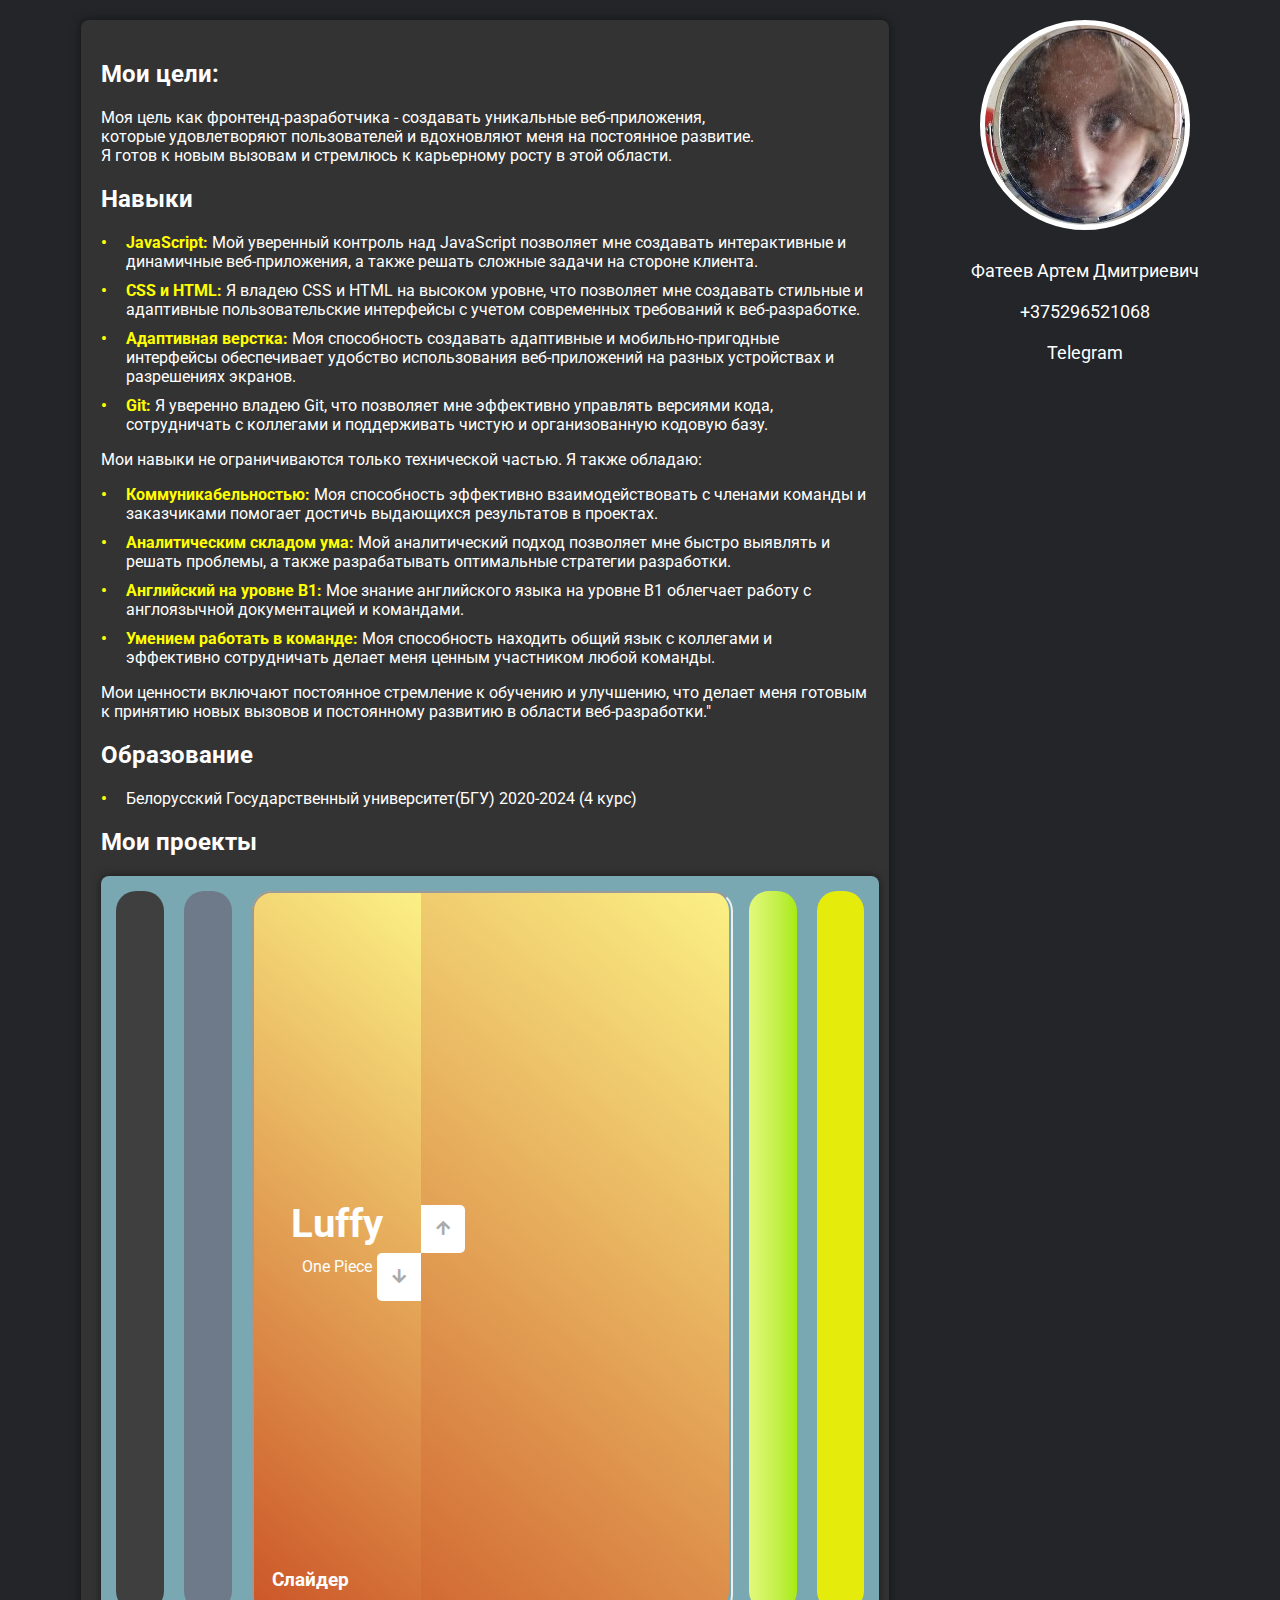
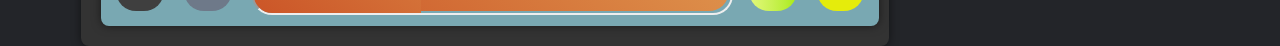
<file: index.html>
<!DOCTYPE html>
<html lang="en">
  <head>
    <meta charset="UTF-8" />
    <meta name="viewport" content="width=device-width, initial-scale=1.0" />
    <link rel="stylesheet" href="styles.css" />
    <link
      rel="stylesheet"
      href="https://fonts.googleapis.com/css?family=Roboto&display=swap"
    />
    <title>Мое резюме</title>
  </head>
  <body>
    <div class="container">
      <div class="generalInfo">
        <div class="info">
          <div class="profilePhoto"></div>
          <div class="infoItem">Фатеев Артем Дмитриевич</div>
          <div class="infoItem">+375296521068</div>
          <a class="infoItem" href="https://t.me/aIdreks">Telegram</a>
        </div>
      </div>
      <div class="mainInfo">
        <div class="aim">
          <h2>Мои цели:</h2>
          <div>
            Моя цель как фронтенд-разработчика - создавать уникальные
            веб-приложения, <br />которые удовлетворяют пользователей и
            вдохновляют меня на постоянное развитие.<br />
            Я готов к новым вызовам и стремлюсь к карьерному росту в этой
            области.
          </div>
        </div>
        <div class="skills">
          <h2>Навыки</h2>
          <div>
            <ul>
              <li>
                <span class="skill">JavaScript:</span> Мой уверенный контроль
                над JavaScript позволяет мне создавать интерактивные и
                динамичные веб-приложения, а также решать сложные задачи на
                стороне клиента.
              </li>
              <li>
                <span class="skill">CSS и HTML:</span> Я владею CSS и HTML на
                высоком уровне, что позволяет мне создавать стильные и
                адаптивные пользовательские интерфейсы с учетом современных
                требований к веб-разработке.
              </li>
              <li>
                <span class="skill">Адаптивная верстка:</span> Моя способность
                создавать адаптивные и мобильно-пригодные интерфейсы
                обеспечивает удобство использования веб-приложений на разных
                устройствах и разрешениях экранов.
              </li>
              <li>
                <span class="skill">Git:</span> Я уверенно владею Git, что
                позволяет мне эффективно управлять версиями кода, сотрудничать с
                коллегами и поддерживать чистую и организованную кодовую базу.
              </li>
            </ul>
            <div>
              Мои навыки не ограничиваются только технической частью. Я также
              обладаю:
            </div>
            <ul>
              <li>
                <span class="skill">Коммуникабельностью:</span> Моя способность
                эффективно взаимодействовать с членами команды и заказчиками
                помогает достичь выдающихся результатов в проектах.
              </li>

              <li>
                <span class="skill">Аналитическим складом ума:</span> Мой
                аналитический подход позволяет мне быстро выявлять и решать
                проблемы, а также разрабатывать оптимальные стратегии
                разработки.
              </li>

              <li>
                <span class="skill">Английский на уровне B1:</span> Мое знание
                английского языка на уровне B1 облегчает работу с англоязычной
                документацией и командами.
              </li>

              <li>
                <span class="skill">Умением работать в команде:</span> Моя
                способность находить общий язык с коллегами и эффективно
                сотрудничать делает меня ценным участником любой команды.
              </li>
            </ul>
            <div>
              Мои ценности включают постоянное стремление к обучению и
              улучшению, что делает меня готовым к принятию новых вызовов и
              постоянному развитию в области веб-разработки."
            </div>
          </div>
          <div class="education">
            <h2>Образование</h2>
            <ul>
              <li>
                Белорусский Государственный университет(БГУ) 2020-2024 (4 курс)
              </li>
            </ul>
          </div>
        </div>
        <div class="projects">
          <h2>Мои проекты</h2>
          <div class="project-container">
            <div class="slide">
              <h3>Маргалка</h3>
              <div class="flasher" id="board"></div>
            </div>
            <div class="slide aimer">
              <h3>Aim Game</h3>
              <div class="aimerGame"></div>
            </div>
            <div class="slide active">
              <h3>Слайдер</h3>
              <div class="slider"></div>
            </div>
            <div class="slide shop">
              <h3 style="color: #1f1f1f">Магазин гитар</h3>
              <div class="guitarShop"></div>
            </div>
            <div class="slide">
              <h3 style="color: #D1A3E7">Doodle Jump</h3>
              <div class="doodle"></div>
            </div>
          </div>
        </div>
      </div>
    </div>

    <script src="app.js"></script>
  </body>
</html>
</file>
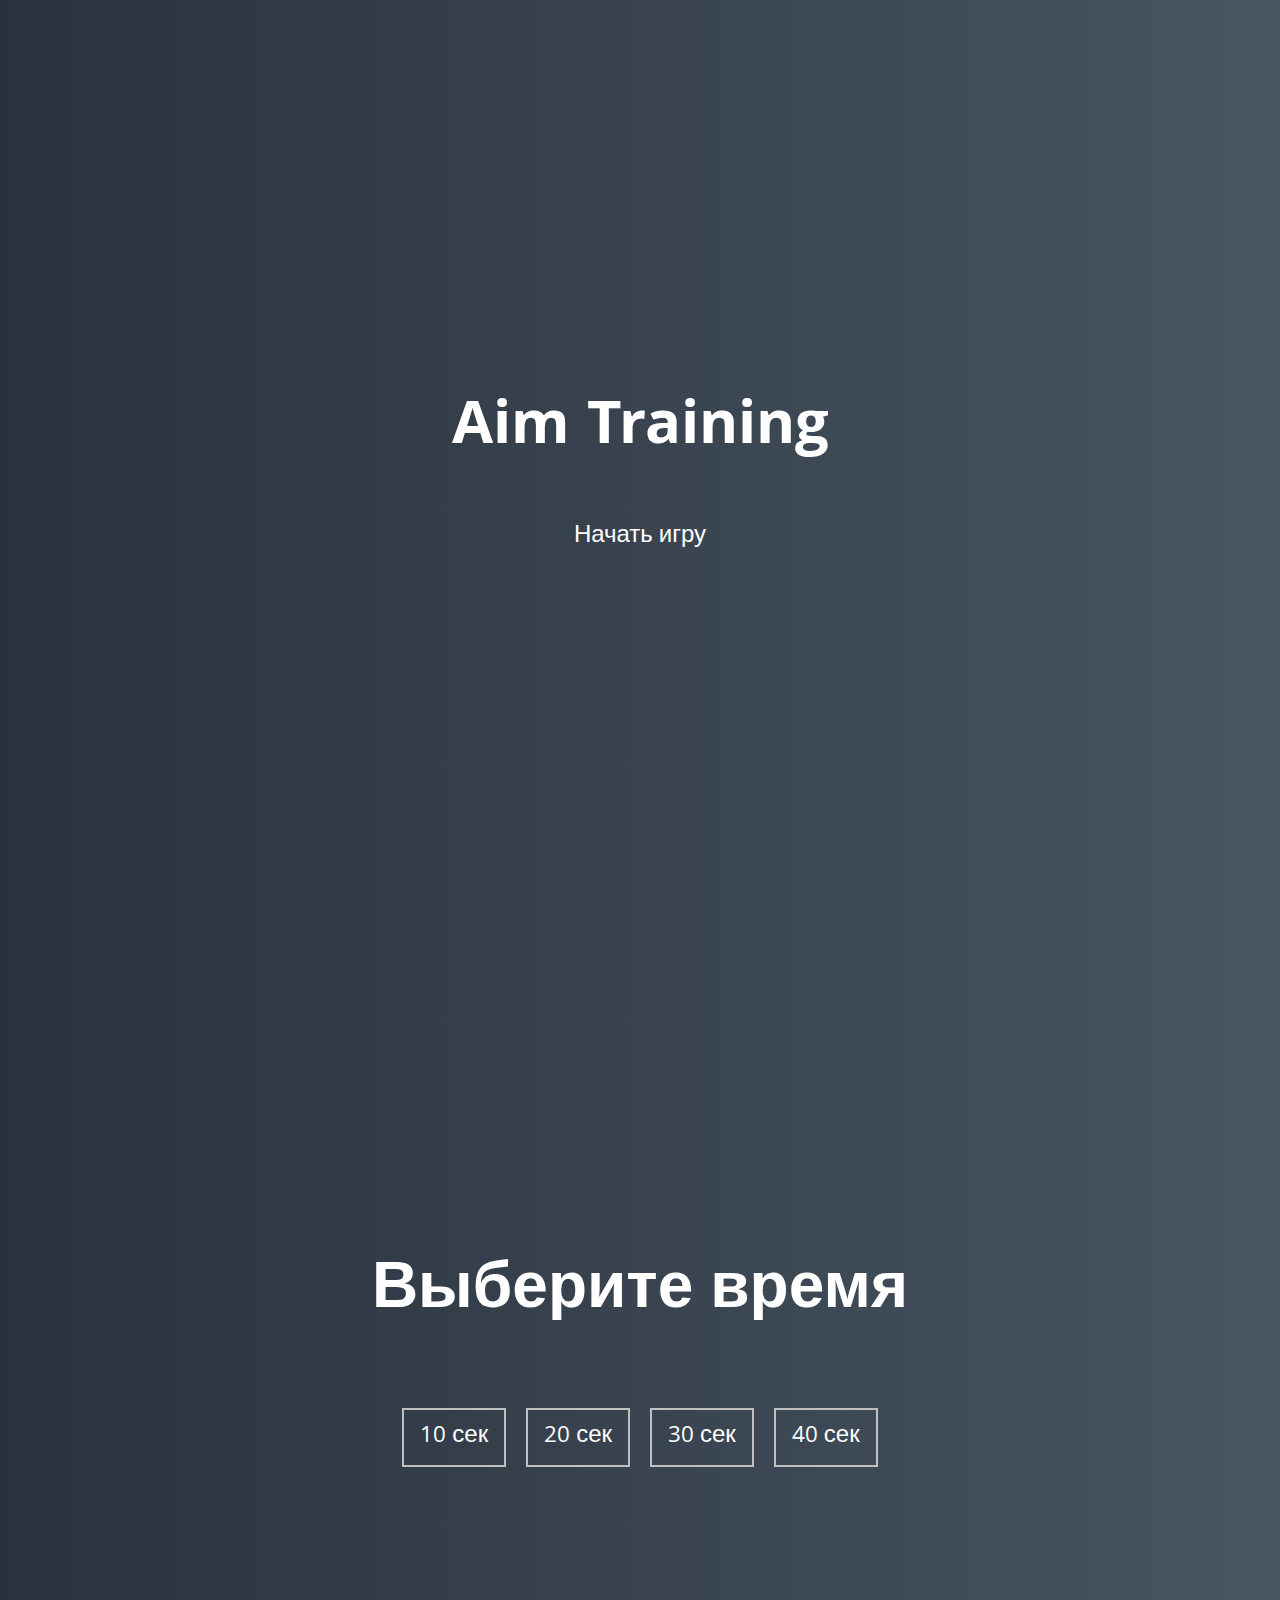
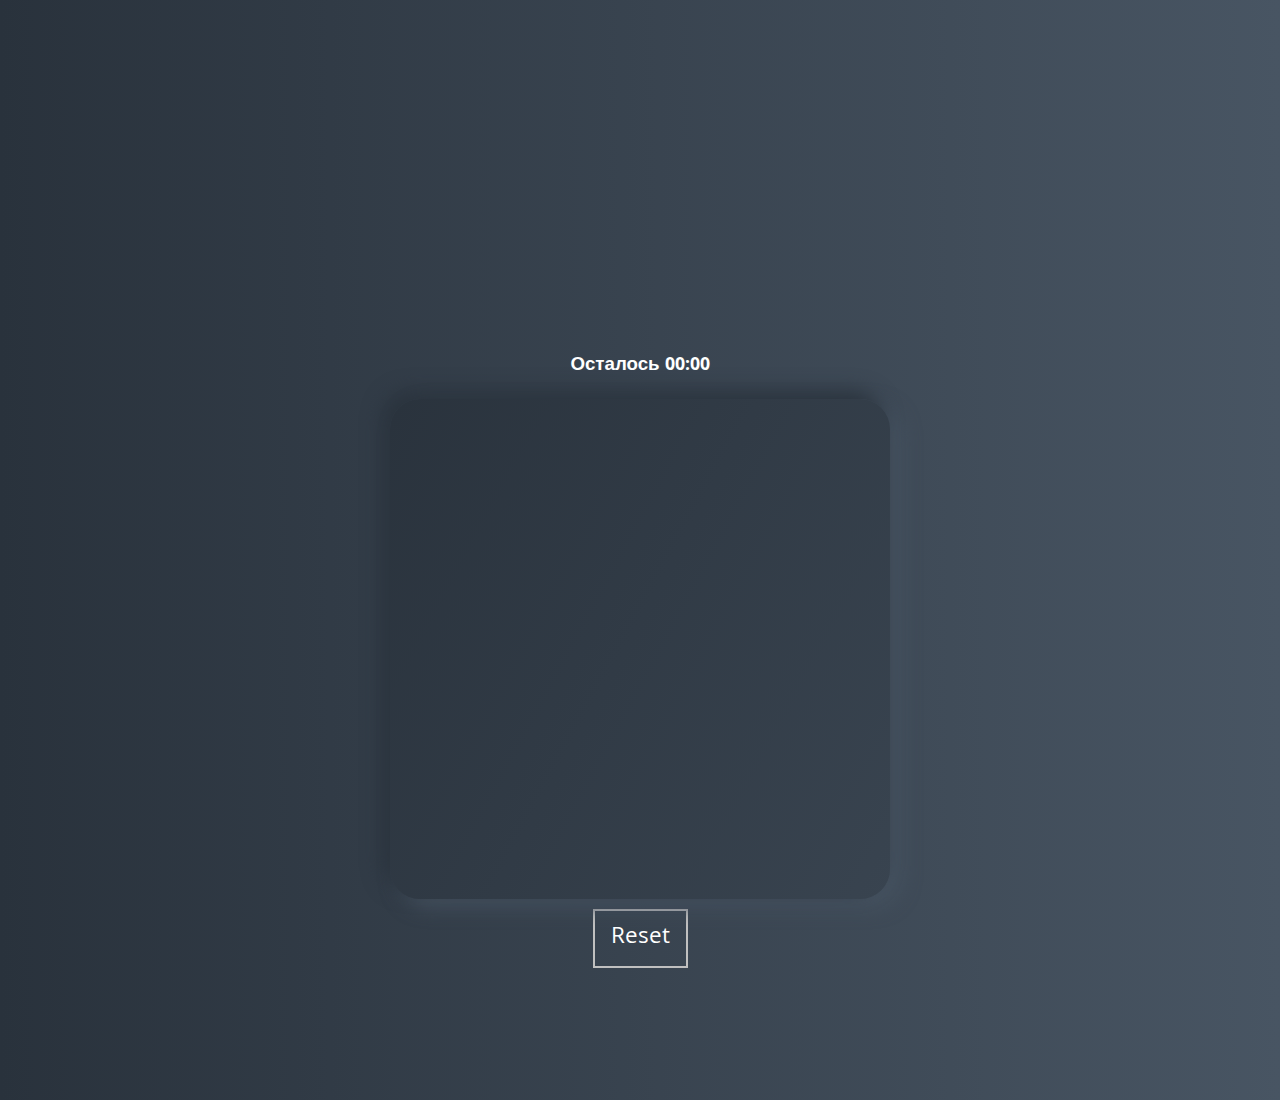
<file: aimtrainer/index.html>
<!DOCTYPE html>
<html lang="en">
  <head>
    <meta charset="UTF-8" />
    <meta name="viewport" content="width=device-width, initial-scale=1.0" />
    <link rel="stylesheet" href="styles.css" />
    <title>Aim Training | Проект 5</title>
  </head>
  <body>
    <div class="screen">
      <h1>Aim Training</h1>
      <a href="#" class="start" id="start-btn">Начать игру</a>
    </div>
    <div class="screen">
      <h1>Выберите время</h1>
      <ul class="time-list">
        <li>
          <button class="time-btn" data-time = '10'>
            10 сек
          </button>
        </li>
        <li>
          <button class="time-btn" data-time = '20'>
            20 сек
          </button>
        </li>
        <li>
          <button class="time-btn" data-time = '30'>
            30 сек
          </button>
        </li>
        <li>
          <button class="time-btn" data-time = '40'>
            40 сек
          </button>
        </li>
      </ul>
    </div>
    <div class="screen">
      <h3>Осталось <span id="time">00:00</span></h3>
      <div class="board" id="board"></div>
      <button class="reset-btn">Reset</button>
    </div>
    <script src = 'script.js'></script>
  </body>
</html>
</file>
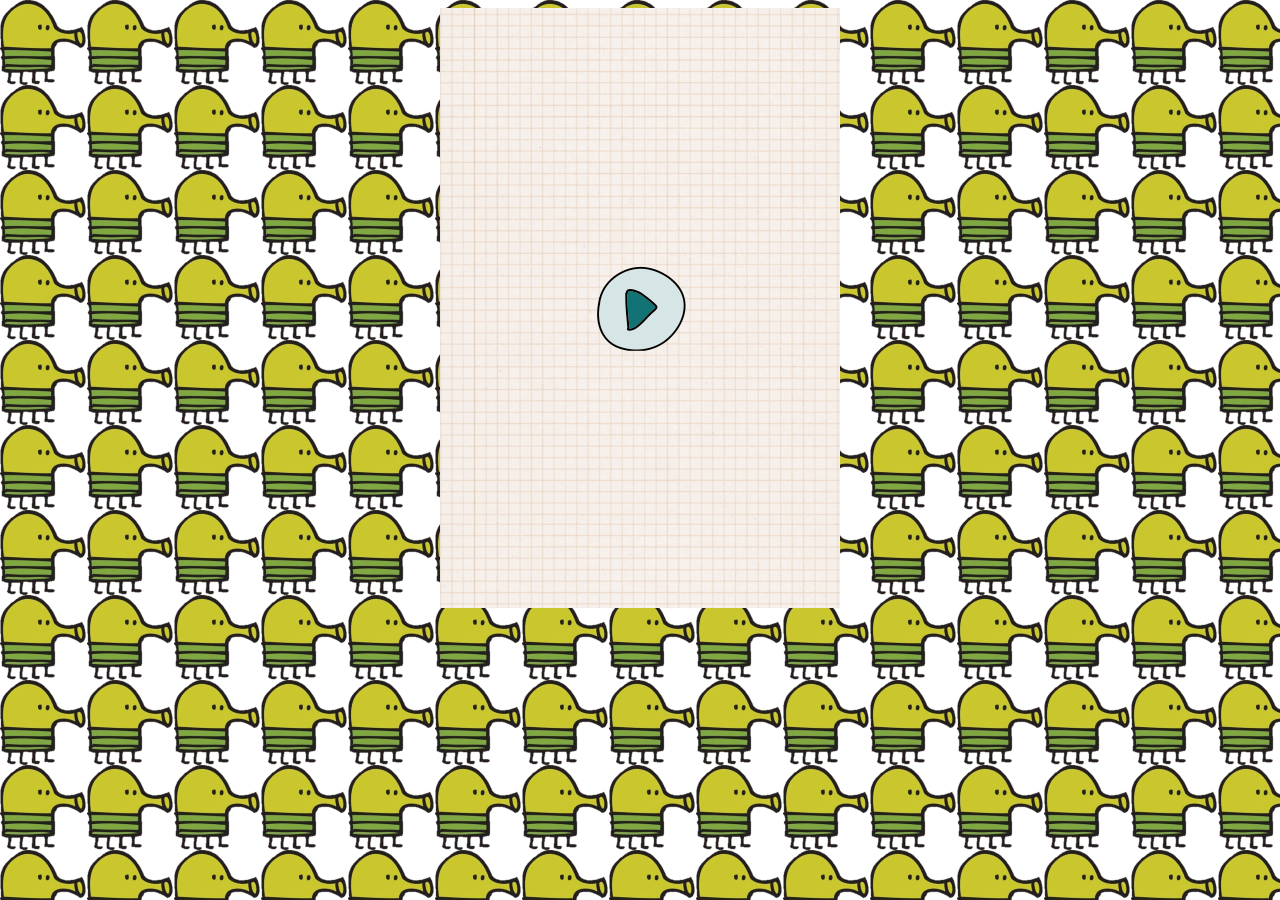
<file: doodle/index.html>
<!DOCTYPE html>
<html lang="en">
  <head>
    <meta charset="UTF-8" />
    <meta name="viewport" content="width=device-width, initial-scale=1.0" />
    <title>Doodle jump</title>
    <link rel="stylesheet" href="styles.css" />
  </head>
  <body>
      <div class="field">
        <div class="startBtn"></div>
      </div>
    <script src="app.js"></script>
    <script src="utils/localStorageUtil.js"></script>
  </body>
</html>
</file>
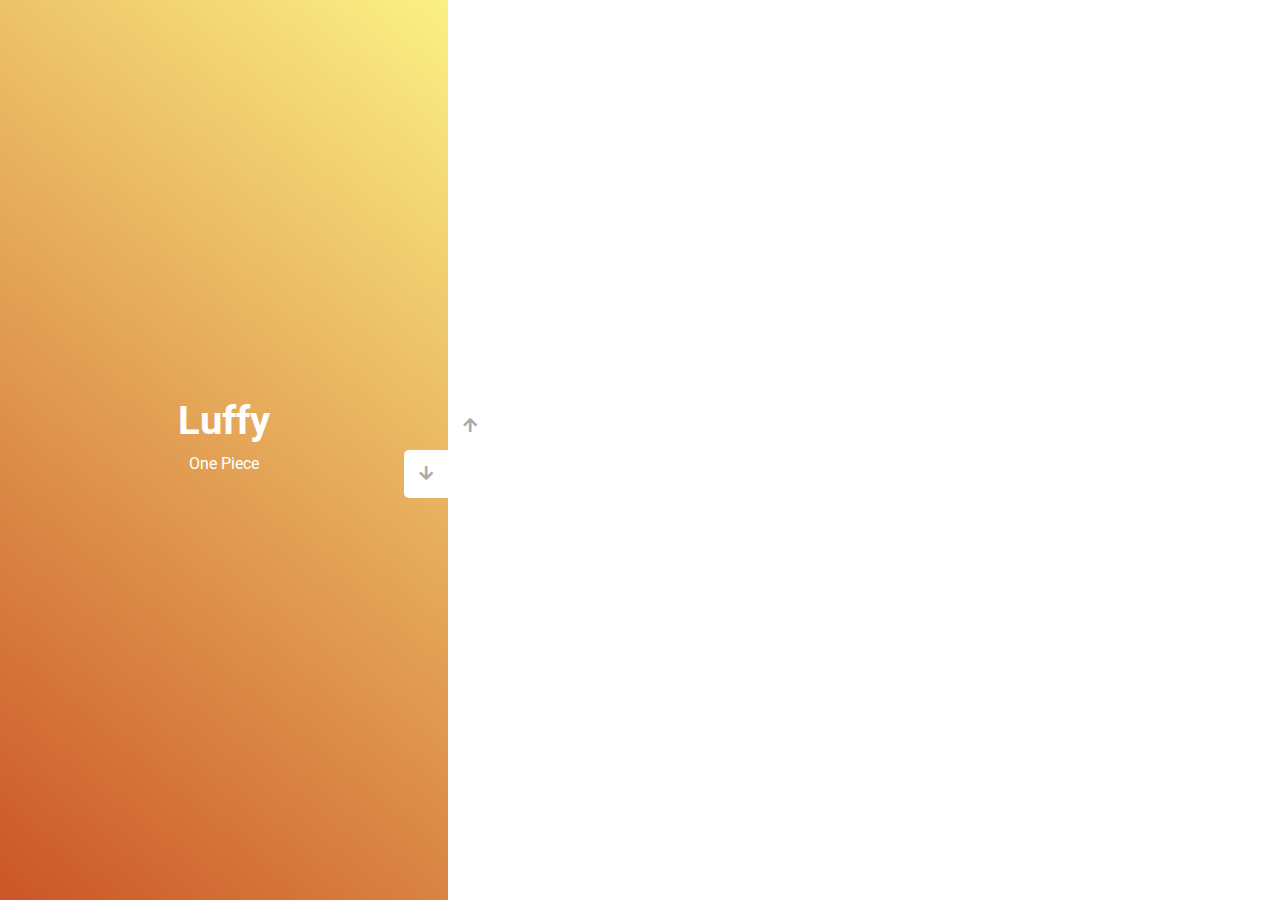
<file: слайдер/index.html>
<!DOCTYPE html>
<html lang="en">
  <head>
    <meta charset="UTF-8" />
    <meta name="viewport" content="width=device-width, initial-scale=1.0" />
    <link
      rel="stylesheet"
      href="https://cdnjs.cloudflare.com/ajax/libs/font-awesome/5.15.1/css/all.min.css"
    />
    <link rel="stylesheet" href="style.css" />
    <title>Слайдер | Проект 3</title>
  </head>
  <body>
    <div class="container">
      <div class="sidebar">
        <div
          style="
            background: linear-gradient(229.99deg, #3ce900 50%, #488019 145%);
          "
        >
          <h1>Gon</h1>
          <p>Hunter X Hunter</p>
        </div>
        <div
          style="
            background: linear-gradient(215.32deg, #7b0408 -1%, #f30000 124%);
          "
        >
          <h1>Itachi Uchiha</h1>
          <p>Naruto</p>
        </div>
        <div
          style="
            background: linear-gradient(221.87deg, #013ac9 10%, #dcbcec 190%);
          "
        >
          <h1>Vinland Saga</h1>
        </div>
        <div
          style="
            background: linear-gradient(220.16deg, #fffd8c -8%, #b91a04 138%);
          "
        >
          <h1>Luffy</h1>
          <p>One Piece</p>
        </div>
      </div>
      <div class="main-slide">
        <div
          style="
            background-image: url('https://i.pinimg.com/564x/49/17/f6/4917f659fa90d1ab0f39fb16cb778f8b.jpg');
          "
        ></div>
        <div
          style="
            background-image: url('https://i.pinimg.com/564x/57/0f/92/570f9295f632376ddbba9ea5b0056119.jpg');
          "
        ></div>
        <div
          style="
            background-image: url('https://i.pinimg.com/564x/20/74/59/20745945bf7179828595e2563e0c2f5c.jpg');
          "
        ></div>
        <div
          style="
            background-image: url('https://i.pinimg.com/564x/df/04/f8/df04f8862b407ad90faae274c3200022.jpg');
          "
        ></div>
      </div>
      <div class="controls">
        <button class="down-button">
          <i class="fas fa-arrow-down"></i>
        </button>
        <button class="up-button">
          <i class="fas fa-arrow-up"></i>
        </button>
      </div>
    </div>
    <script src = 'script.js'></script>
  </body>
</html>
</file>
<file: styles.css>
/* Обновленные стили */

body {
  background-color: #232529; /* Темный фон */
  font-family: "Roboto", sans-serif;
  color: #fff; /* Белый текст */
  margin: 0;
  padding: 0;
  height: 100vh;
}

.container {
  text-align: center;
  display: flex;
  flex-direction: row-reverse;
  justify-content: space-evenly;
  margin-top: 20px;
}

.profilePhoto {
  border-radius: 50%;
  background: url(photo_2023-09-01_15-01-53.jpg);
  width: 200px;
  height: 200px;
  margin: 0 0 20px 0;
  border: 5px solid #fff; /* Белая обводка */
}

.infoItem {
  margin: 10px 0;
  text-decoration: none;
  color: #fff; /* Белый текст */
  font-size: 18px;
}

.info {
  display: flex;
  flex-direction: column;
  align-items: center;
}

.mainInfo {
  background-color: #333; /* Темный фон */
  border-radius: 8px;
  padding: 20px;
  box-shadow: 0 0 10px rgba(0, 0, 0, 0.5); /* Тень для контейнера */
  text-align: left; /* Выравнивание текста внутри контейнера */
  color: #fff; /* Белый текст */
  width: 60%; /* Ширина основной информации */
}

.mainInfo h2 {
  margin-top: 20px;
  color: #fff; /* Белый текст */
}

.skill {
  color: yellow; /* Желтый цвет для навыков */
  font-weight: 700;
}

/* Добавим стили для списка навыков */
.skills ul {
  list-style-type: none;
  padding-left: 0;
}

.skills li {
  margin-bottom: 10px;
  position: relative;
  padding-left: 25px;
}

.skills li:before {
  content: "\2022"; /* Заменим маркер на точку */
  color: yellow; /* Желтая точка */
  font-weight: bold;
  position: absolute;
  left: 0;
}

.education ul {
  list-style-type: none;
  padding-left: 0;
}

.education li {
  margin-bottom: 10px;
  position: relative;
  padding-left: 25px;
}

.education li:before {
  content: "\2022"; /* Заменим маркер на точку */
  color: yellow; /* Желтая точка */
  font-weight: bold;
  position: absolute;
  left: 0;
}

.slide {
  height: 80vh;
  cursor: pointer;
  margin: 10px;
  border-radius: 20px;
  color: #ffffff;
  flex: 1;
  background-size: cover;
  background-repeat: no-repeat;
  background-position: center;
  position: relative;
  transition: all 500ms ease-in-out;
}

.slide h3 {
  position: absolute;
  font-style: 24px;
  bottom: 20px;
  left: 20px;
  margin: 0;
  opacity: 0;
}

.slide.active {
  flex: 10;
}

.slide.active h3 {
  opacity: 1;
  transition: opacity 0.3s ease-in 0.5s;
}

.project-container {
  display: flex;
  width: 100%;
  padding: 0 20px;
  background-color: #79a8b2;
  border-radius: 8px;
  padding: 5px;
  box-shadow: 0 0 10px rgba(0, 0, 0, 0.5); /* Тень для контейнера */
}

.flasher {
  display: flex;
  align-items: center;
  justify-content: center;
  flex-wrap: wrap;
  max-width: 200px;
}
.slide:first-child {
  background-color: #3f3f3f;
  position: relative;
  display: flex;
  align-items: center;
  justify-content: center;
}
.square {
  width: 16px;
  height: 16px;
  background: #1d1d1d;
  margin: 2px;
  box-shadow: 0 0 2px #000;
  transition: 2s ease;
}
.slide div {
  opacity: 0;
}

.slide.active div {
  opacity: 1;
}
.square:hover {
  transition-duration: 0s;
}

/* это аимер */
.slide:nth-child(2) {
  background-color: #6e7989;
}

.aimer {
  color: #fff;
  font-family: "Khula", sans-serif;
  text-align: center;
}

.aimerGame {
  width: 100%;
  height: 100%;
  border-radius: 20px;
}

.slide:nth-child(3) {
  background: linear-gradient(220.16deg, #fffd8c -8%, #b91a04 138%);
}

.slider {
  width: 100%;
  height: 100%;
  border-radius: 20px;
}

.guitarShop {
  width: 100%;
  height: 100%;
  border-radius: 20px;
}

.slide:nth-child(4) {
  background: linear-gradient(
    to right,
    #e2f87c,
    #d6f567,
    #c8f151,
    #b9ee38,
    #a8eb12
  );
}

.doodle{
  width: 100%;
  height: 100%;
  border-radius: 20px;
}
.slide:nth-child(5) {
  background: #e5ec0b;
}
</file>
<file: aimtrainer/styles.css>
@import url("https://fonts.googleapis.com/css?family=Khula&display=swap");

* {
  box-sizing: border-box;
}

body {
  color: #fff;
  font-family: "Khula", sans-serif;
  height: 100vh;
  overflow: hidden;
  margin: 0;
  text-align: center;
}

a {
  color: #fff;
  text-decoration: none;
}

a:hover {
  color: #16d9e3;
}

.start {
  font-size: 1.5rem;
}

h1 {
  line-height: 1.4;
  font-size: 4rem;
}

.screen {
  display: flex;
  flex-direction: column;
  align-items: center;
  justify-content: center;
  height: 100vh;
  width: 100vw;
  transition: margin 0.5s ease-out;
  background: linear-gradient(90deg, #29323c 0%, #485563 100%);
}

.screen.up {
  margin-top: -100vh;
}

.time-list {
  display: flex;
  flex-wrap: wrap;
  justify-content: center;
  list-style: none;
  padding: 0;
}

.time-list li {
  margin: 10px;
}

.time-btn {
  background-color: transparent;
  border: 2px solid #c0c0c0;
  color: #fff;
  cursor: pointer;
  font-family: inherit;
  padding: 0.5rem 1rem;
  font-size: 1.5rem;
}

.time-btn:hover {
  border: 2px solid #16d9e3;
  color: #16d9e3;
}

.reset-btn {
  background-color: transparent;
  border: 2px solid #c0c0c0;
  color: #fff;
  cursor: pointer;
  font-family: inherit;
  padding: 0.5rem 1rem;
  font-size: 1.5rem;
  margin-top: 10px;
}

.reset-btn:hover {
  border: 2px solid #16d9e3;
  color: #16d9e3;
}

.hide {
  opacity: 0;
}

.primary {
  color: #16d9e3;
}

.board {
  display: flex;
  justify-content: center;
  align-items: center;
  position: relative;
  width: 500px;
  height: 500px;
  background: linear-gradient(118.38deg, #29323c -4.6%, #485563 200.44%);
  box-shadow: -8px -8px 20px #2a333d, 10px 7px 20px #475462;
  border-radius: 30px;
  overflow: hidden;
}

.circle {
  background: linear-gradient(90deg, #16d9e3 0%, #30c7ec 47%, #46aef7 100%);
  position: absolute;
  border-radius: 50%;
  cursor: pointer;
}
</file>
<file: doodle/styles.css>
.field {
  width: 400px;
  height: 600px;
  background-image: url("img/background.png");
  position: relative;
  font-size: 100px;
  text-align: center;
  margin: auto;
}

.doodler {
  width: 87px;
  height: 85px;
  background-image: url("img/doodler-guy.png");
  position: absolute;
}

.platform {
  width: 85px;
  height: 15px;
  background-image: url("img/platform.png");
  position: absolute;
}


body{
  background-image: url("img/doodler-guy.png");
}

.startBtn{
  background: url(img/startbtn.png) no-repeat;
  cursor: pointer;
  width: 96px;
  height: 96px;
  position: absolute;
  bottom: 50%;
  left: 50%;
  transform: translate(-50%, 50%);
}

.finalScore{
  position: absolute;
  bottom: 50%;
  left: 50%;
  transform: translate(-50%, 50%);
  font-family: 'Cookie', cursive;
}

.restartBtn{
  background: url(img/restart.png) no-repeat;
  cursor: pointer;
  width: 64px;
  height: 64px;
  position: absolute;
  top: 1px;
  right: 6px;
}

.record{
  font-size: 20px;
  position: absolute;
  bottom: 34%;
  left: 50%;
  transform: translate(-50%, 50%);
  font-family: 'Cookie', cursive;
}
</file>
<file: слайдер/style.css>
@import url("https://fonts.googleapis.com/css?family=Roboto&display=swap");

* {
  box-sizing: border-box;
  margin: 0;
  padding: 0;
}

body {
  font-family: "Roboto", sans-serif;
  height: 100vh;
}

.container {
  position: relative;
  overflow: hidden;
  width: 100vw;
  height: 100vh;
}

.sidebar {
  height: 100%;
  width: 35%;
  position: absolute;
  top: 0;
  left: 0;
  transition: transform 0.5s ease-in-out;
}

.sidebar > div {
  height: 100%;
  width: 100%;
  display: flex;
  flex-direction: column;
  align-items: center;
  justify-content: center;
  color: #fff;
}

.sidebar h1 {
  font-size: 40px;
  margin-bottom: 10px;
  margin-top: -30px;
  text-align: center;
}

.main-slide {
  height: 100%;
  position: absolute;
  top: 0;
  left: 35%;
  width: 65%;
  transition: transform 0.5s ease-in-out;
}

.main-slide > div {
  background-repeat: no-repeat;
  background-size: cover;
  background-position: center center;
  height: 100%;
  width: 100%;
}

button {
  background-color: #fff;
  border: none;
  color: #aaa;
  cursor: pointer;
  font-size: 16px;
  padding: 15px;
}

button:hover {
  color: #222;
}

button:focus {
  outline: none;
}

.container .controls button {
  position: absolute;
  left: 35%;
  top: 50%;
  z-index: 100;
}

.container .controls .down-button {
  transform: translateX(-100%);
  border-top-left-radius: 5px;
  border-bottom-left-radius: 5px;
}

.container .controls .up-button {
  transform: translateY(-100%);
  border-top-right-radius: 5px;
  border-bottom-right-radius: 5px;
}
</file>
